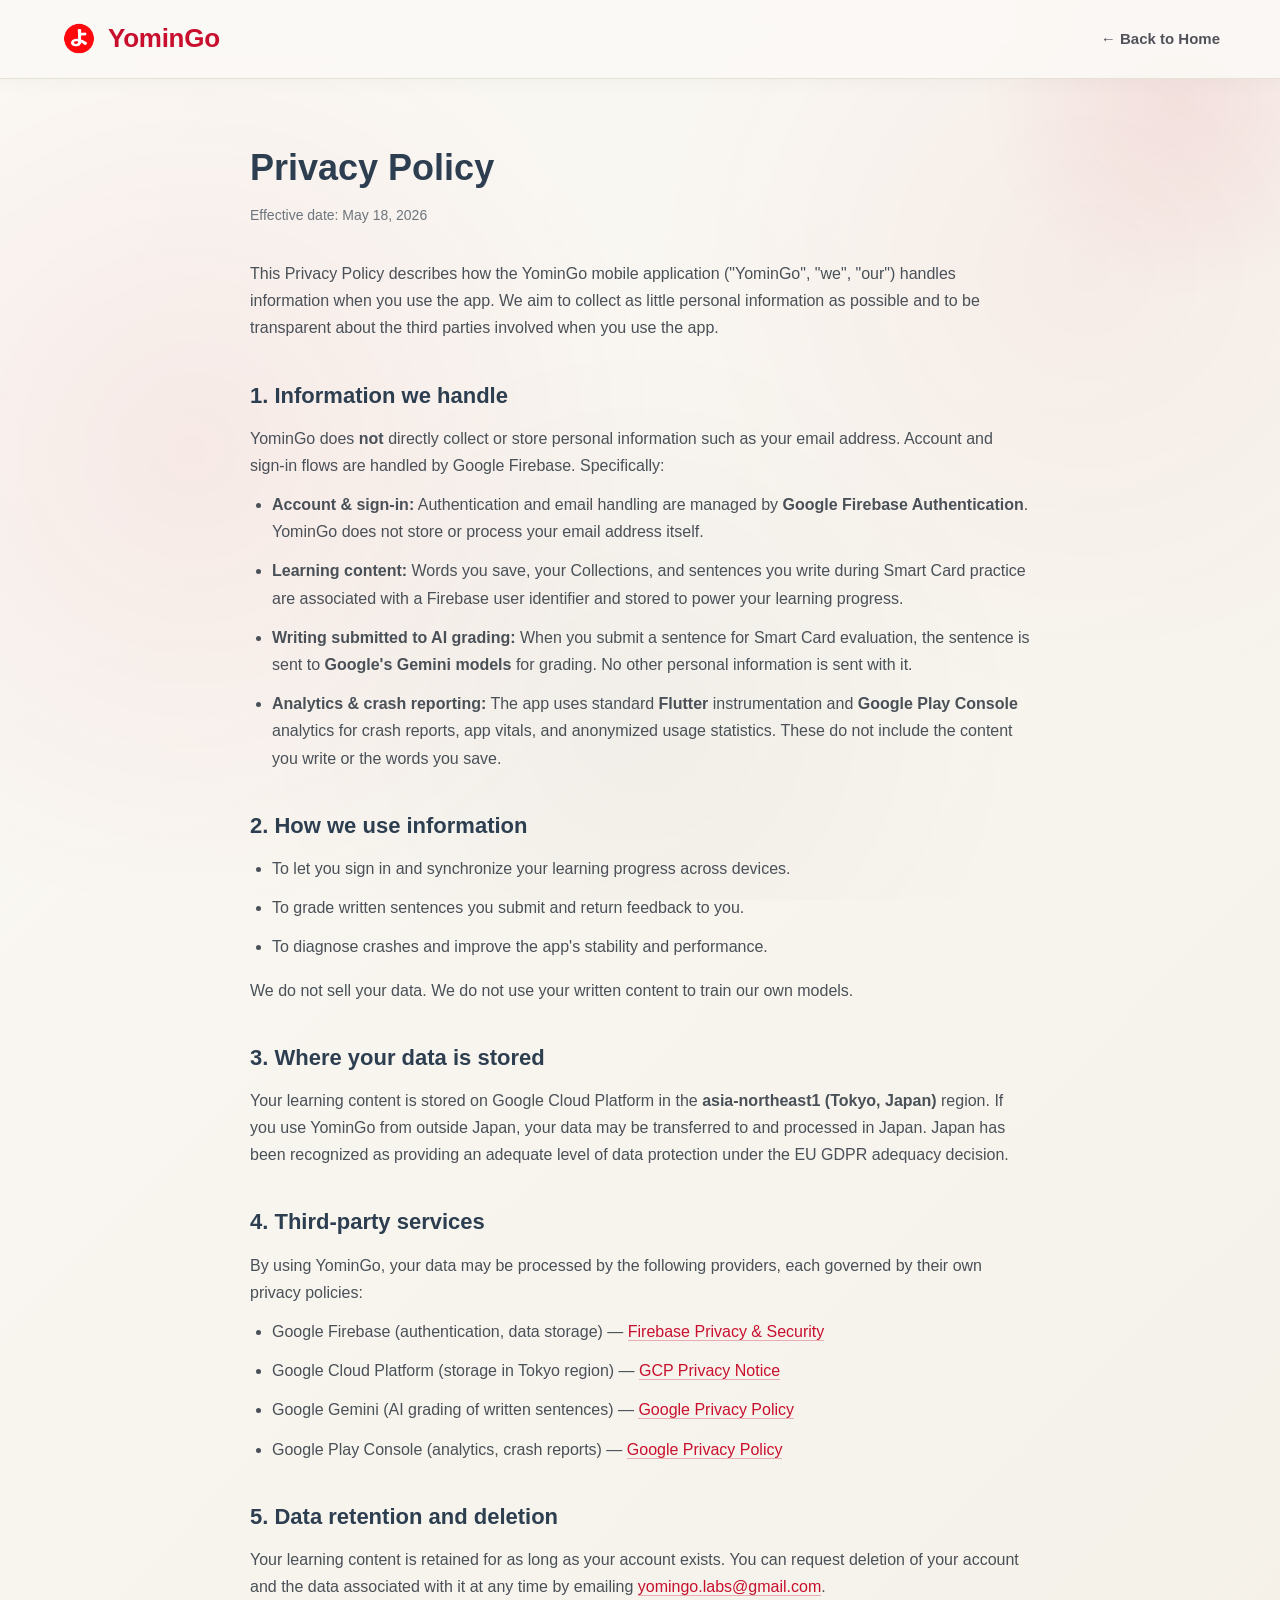
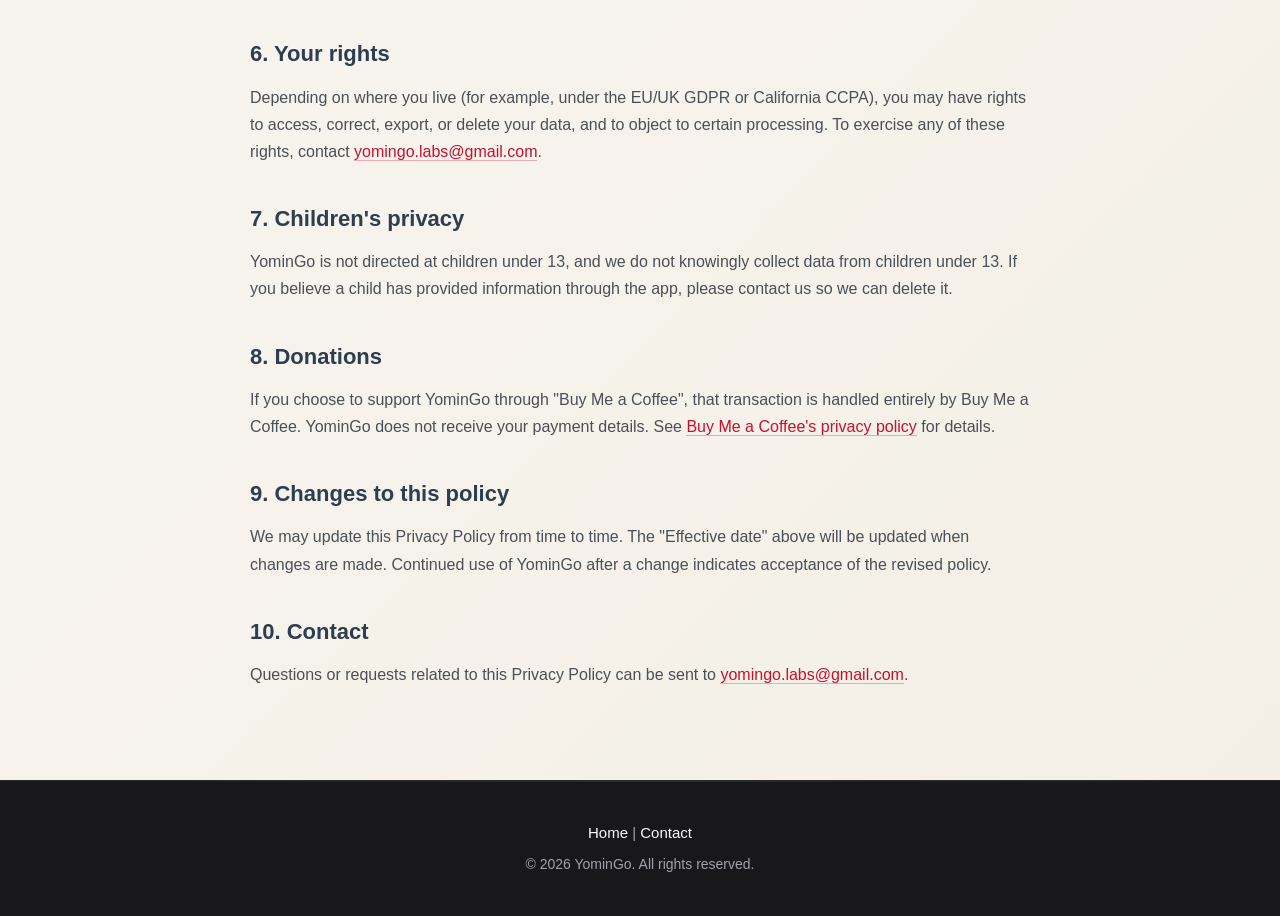
<file: privacy.html>
<!DOCTYPE html>
<html lang="en">

<head>
    <meta charset="UTF-8">
    <meta name="viewport" content="width=device-width, initial-scale=1.0">
    <title>Privacy Policy — YominGo</title>
    <link rel="stylesheet" href="styles.css">
    <style>
        .legal {
            padding: 60px 20px 80px;
            max-width: 820px;
            margin: 0 auto;
        }
        .legal h1 {
            font-size: 36px;
            margin-bottom: 8px;
            color: #2c3e50;
            font-weight: 700;
        }
        .legal .effective {
            color: #6c757d;
            font-size: 14px;
            margin-bottom: 32px;
        }
        .legal h2 {
            font-size: 22px;
            margin-top: 36px;
            margin-bottom: 12px;
            color: #2c3e50;
            font-weight: 700;
        }
        .legal p, .legal li {
            color: #495057;
            line-height: 1.7;
            font-size: 16px;
            margin-bottom: 12px;
        }
        .legal ul {
            padding-left: 22px;
            margin-bottom: 16px;
        }
        .legal a {
            color: #c8102e;
            text-decoration: none;
            border-bottom: 1px solid rgba(200, 16, 46, 0.3);
            transition: border-color 0.2s ease;
        }
        .legal a:hover {
            border-bottom-color: #c8102e;
        }
    </style>
</head>

<body>
    <!-- Header -->
    <header>
        <div class="container">
            <div class="header-content">
                <a href="index.html" class="logo" style="text-decoration: none;">
                    <img src="assets/yomingo.png" alt="YominGo" class="logo-icon">YominGo
                </a>
                <ul class="nav-links" style="align-items: center;">
                    <li><a href="index.html">← Back to Home</a></li>
                </ul>
            </div>
        </div>
    </header>

    <main class="legal">
        <h1>Privacy Policy</h1>
        <p class="effective">Effective date: May 18, 2026</p>

        <p>This Privacy Policy describes how the YominGo mobile application ("YominGo", "we", "our") handles information when you use the app. We aim to collect as little personal information as possible and to be transparent about the third parties involved when you use the app.</p>

        <h2>1. Information we handle</h2>
        <p>YominGo does <strong>not</strong> directly collect or store personal information such as your email address. Account and sign-in flows are handled by Google Firebase. Specifically:</p>
        <ul>
            <li><strong>Account &amp; sign-in:</strong> Authentication and email handling are managed by <strong>Google Firebase Authentication</strong>. YominGo does not store or process your email address itself.</li>
            <li><strong>Learning content:</strong> Words you save, your Collections, and sentences you write during Smart Card practice are associated with a Firebase user identifier and stored to power your learning progress.</li>
            <li><strong>Writing submitted to AI grading:</strong> When you submit a sentence for Smart Card evaluation, the sentence is sent to <strong>Google's Gemini models</strong> for grading. No other personal information is sent with it.</li>
            <li><strong>Analytics &amp; crash reporting:</strong> The app uses standard <strong>Flutter</strong> instrumentation and <strong>Google Play Console</strong> analytics for crash reports, app vitals, and anonymized usage statistics. These do not include the content you write or the words you save.</li>
        </ul>

        <h2>2. How we use information</h2>
        <ul>
            <li>To let you sign in and synchronize your learning progress across devices.</li>
            <li>To grade written sentences you submit and return feedback to you.</li>
            <li>To diagnose crashes and improve the app's stability and performance.</li>
        </ul>
        <p>We do not sell your data. We do not use your written content to train our own models.</p>

        <h2>3. Where your data is stored</h2>
        <p>Your learning content is stored on Google Cloud Platform in the <strong>asia-northeast1 (Tokyo, Japan)</strong> region. If you use YominGo from outside Japan, your data may be transferred to and processed in Japan. Japan has been recognized as providing an adequate level of data protection under the EU GDPR adequacy decision.</p>

        <h2>4. Third-party services</h2>
        <p>By using YominGo, your data may be processed by the following providers, each governed by their own privacy policies:</p>
        <ul>
            <li>Google Firebase (authentication, data storage) — <a href="https://firebase.google.com/support/privacy" target="_blank" rel="noopener">Firebase Privacy &amp; Security</a></li>
            <li>Google Cloud Platform (storage in Tokyo region) — <a href="https://cloud.google.com/terms/cloud-privacy-notice" target="_blank" rel="noopener">GCP Privacy Notice</a></li>
            <li>Google Gemini (AI grading of written sentences) — <a href="https://policies.google.com/privacy" target="_blank" rel="noopener">Google Privacy Policy</a></li>
            <li>Google Play Console (analytics, crash reports) — <a href="https://policies.google.com/privacy" target="_blank" rel="noopener">Google Privacy Policy</a></li>
        </ul>

        <h2>5. Data retention and deletion</h2>
        <p>Your learning content is retained for as long as your account exists. You can request deletion of your account and the data associated with it at any time by emailing <a href="mailto:yomingo.labs@gmail.com">yomingo.labs@gmail.com</a>.</p>

        <h2>6. Your rights</h2>
        <p>Depending on where you live (for example, under the EU/UK GDPR or California CCPA), you may have rights to access, correct, export, or delete your data, and to object to certain processing. To exercise any of these rights, contact <a href="mailto:yomingo.labs@gmail.com">yomingo.labs@gmail.com</a>.</p>

        <h2>7. Children's privacy</h2>
        <p>YominGo is not directed at children under 13, and we do not knowingly collect data from children under 13. If you believe a child has provided information through the app, please contact us so we can delete it.</p>

        <h2>8. Donations</h2>
        <p>If you choose to support YominGo through "Buy Me a Coffee", that transaction is handled entirely by Buy Me a Coffee. YominGo does not receive your payment details. See <a href="https://www.buymeacoffee.com/privacy-policy" target="_blank" rel="noopener">Buy Me a Coffee's privacy policy</a> for details.</p>

        <h2>9. Changes to this policy</h2>
        <p>We may update this Privacy Policy from time to time. The "Effective date" above will be updated when changes are made. Continued use of YominGo after a change indicates acceptance of the revised policy.</p>

        <h2>10. Contact</h2>
        <p>Questions or requests related to this Privacy Policy can be sent to <a href="mailto:yomingo.labs@gmail.com">yomingo.labs@gmail.com</a>.</p>
    </main>

    <!-- Footer -->
    <footer>
        <div class="container">
            <p><a href="index.html">Home</a> | <a href="mailto:yomingo.labs@gmail.com">Contact</a></p>
            <p style="margin-top: 8px; font-size: 14px;">© 2026 YominGo. All rights reserved.</p>
        </div>
    </footer>
</body>

</html>
</file>
<file: styles.css>
/* ==========================================================================
   YominGo - Theme 1: Traditional Vermilion & Sumi Ink (朱・墨)
   ========================================================================== */

:root {
    --bg-page: #FBF9F5;
    --bg-page-gradient: linear-gradient(135deg, #FBF9F5 0%, #F3EFE6 100%);
    --bg-surface: #FFFFFF;
    --bg-surface-subtle: #F5F2EA;
    --text-main: #18181B;
    --text-muted: #52525B;
    --accent-primary: #C8102E; /* Torii Vermilion Red */
    --accent-secondary: #E63946;
    --accent-soft: #FFF0F2;
    --accent-hover: #9E0A22;
    --border-subtle: #E6E1D7;
    --border-highlight: rgba(200, 16, 46, 0.25);
    --footer-bg: #18181B;
    --footer-text: #A1A1AA;
    --shadow-sm: 0 2px 6px rgba(24, 24, 27, 0.03);
    --shadow-md: 0 10px 30px -5px rgba(24, 24, 27, 0.05);
    --shadow-hover: 0 18px 45px rgba(200, 16, 46, 0.12);
}

* {
    margin: 0;
    padding: 0;
    box-sizing: border-box;
}

body {
    font-family: 'Inter', -apple-system, BlinkMacSystemFont, 'Segoe UI', Roboto, Oxygen, Ubuntu, Cantarell, sans-serif;
    line-height: 1.6;
    color: var(--text-main);
    background: var(--bg-page-gradient);
    overflow-x: hidden;
}

/* Modern Japanese Subtle Radial Accents */
body::before {
    content: '';
    position: fixed;
    top: 0;
    left: 0;
    width: 100%;
    height: 100%;
    background:
        radial-gradient(circle at 15% 50%, rgba(200, 16, 46, 0.06) 0%, transparent 40%),
        radial-gradient(circle at 85% 30%, rgba(200, 16, 46, 0.04) 0%, transparent 35%),
        radial-gradient(circle at 50% 80%, rgba(24, 24, 27, 0.03) 0%, transparent 40%);
    z-index: -1;
    pointer-events: none;
}

/* Floating orb for subtle visual elegance */
body::after {
    content: '';
    position: fixed;
    width: 400px;
    height: 400px;
    background: radial-gradient(circle, rgba(200, 16, 46, 0.07) 0%, transparent 70%);
    border-radius: 50%;
    top: -100px;
    right: -100px;
    z-index: -1;
    animation: float 8s ease-in-out infinite;
}

@keyframes float {
    0%, 100% { transform: translate(0, 0) scale(1); }
    50% { transform: translate(-30px, 30px) scale(1.08); }
}

.container {
    max-width: 1200px;
    margin: 0 auto;
    padding: 0 20px;
    position: relative;
    z-index: 1;
}

/* Header - Modern Clean Glassmorphism */
header {
    padding: 18px 0;
    background: rgba(251, 249, 245, 0.9);
    backdrop-filter: blur(20px);
    -webkit-backdrop-filter: blur(20px);
    border-bottom: 1px solid var(--border-subtle);
    position: sticky;
    top: 0;
    z-index: 100;
    box-shadow: 0 4px 20px rgba(24, 24, 27, 0.03);
}

.header-content {
    display: flex;
    justify-content: space-between;
    align-items: center;
}

.logo {
    font-size: 26px;
    font-weight: 800;
    color: var(--accent-primary);
    position: relative;
    display: flex;
    align-items: center;
    gap: 10px;
    letter-spacing: -0.01em;
}

.logo-icon {
    height: 38px;
    width: auto;
    display: block;
    object-fit: contain;
}

.nav-links {
    display: flex;
    gap: 35px;
    list-style: none;
}

/* Mobile Menu Button */
.mobile-menu-btn {
    display: none;
    flex-direction: column;
    justify-content: space-between;
    width: 30px;
    height: 24px;
    background: none;
    border: none;
    cursor: pointer;
    padding: 0;
    z-index: 101;
}

.hamburger-line {
    width: 100%;
    height: 2px;
    background: var(--text-main);
    transition: all 0.3s ease;
    transform-origin: center;
    border-radius: 2px;
}

.mobile-menu-btn:hover .hamburger-line {
    background: var(--accent-primary);
}

.mobile-menu-btn.active .hamburger-line:nth-child(1) {
    transform: rotate(45deg) translate(5px, 6px);
}

.mobile-menu-btn.active .hamburger-line:nth-child(2) {
    opacity: 0;
}

.mobile-menu-btn.active .hamburger-line:nth-child(3) {
    transform: rotate(-45deg) translate(5px, -6px);
}

.nav-links a {
    text-decoration: none;
    color: var(--text-muted);
    font-weight: 600;
    font-size: 15px;
    transition: all 0.2s ease;
    position: relative;
}

.nav-links a::after {
    content: '';
    position: absolute;
    bottom: -4px;
    left: 0;
    width: 0;
    height: 2px;
    background: var(--accent-primary);
    transition: width 0.3s ease;
}

.nav-links a:hover {
    color: var(--accent-primary);
}

.nav-links a:hover::after {
    width: 100%;
}

/* Hero Section */
.hero {
    padding: 80px 0 60px;
    text-align: center;
    position: relative;
}

.hero::before {
    content: '';
    position: absolute;
    top: 50%;
    left: 50%;
    transform: translate(-50%, -50%);
    width: 600px;
    height: 600px;
    background: radial-gradient(circle, rgba(200, 16, 46, 0.07) 0%, transparent 70%);
    border-radius: 50%;
    z-index: -1;
    animation: pulse 4s ease-in-out infinite;
}

@keyframes pulse {
    0%, 100% { transform: translate(-50%, -50%) scale(1); opacity: 0.6; }
    50% { transform: translate(-50%, -50%) scale(1.1); opacity: 0.9; }
}

.hero h1 {
    font-size: 52px;
    margin-bottom: 20px;
    color: var(--text-main);
    line-height: 1.25;
    font-weight: 800;
    letter-spacing: -0.02em;
}

.hero .highlight {
    background: linear-gradient(135deg, #C8102E 0%, #E63946 100%);
    -webkit-background-clip: text;
    -webkit-text-fill-color: transparent;
    background-clip: text;
    font-weight: 800;
    position: relative;
    display: inline-block;
}

.hero .highlight::before {
    content: '';
    position: absolute;
    bottom: -4px;
    left: 0;
    width: 100%;
    height: 3px;
    background: var(--accent-primary);
    border-radius: 2px;
    transform: scaleX(0);
    transition: transform 0.3s ease;
}

.hero:hover .highlight::before {
    transform: scaleX(1);
}

.hero p {
    font-size: 20px;
    color: var(--text-muted);
    margin-bottom: 40px;
    max-width: 700px;
    margin-left: auto;
    margin-right: auto;
    line-height: 1.6;
}

.cta-buttons {
    display: flex;
    gap: 20px;
    justify-content: center;
    flex-wrap: wrap;
    margin-bottom: 24px;
}

.store-badge {
    height: 55px;
    cursor: pointer;
    opacity: 0.95;
    transition: all 0.3s ease;
    filter: drop-shadow(0 4px 12px rgba(24, 24, 27, 0.08));
    position: relative;
}

.store-badge:hover {
    opacity: 1;
    transform: translateY(-3px);
    filter: drop-shadow(0 10px 24px rgba(200, 16, 46, 0.2));
}

.hero-trust {
    margin-top: 16px;
    font-size: 13px;
    font-weight: 700;
    letter-spacing: 0.06em;
    color: var(--text-muted);
    text-transform: uppercase;
}

/* Glass Card Base Style */
.glass-card {
    background: var(--bg-surface);
    border: 1px solid var(--border-subtle);
    border-radius: 16px;
    padding: 40px;
    transition: all 0.3s ease;
    box-shadow: var(--shadow-md);
}

.glass-card:hover {
    border-color: var(--border-highlight);
    transform: translateY(-4px);
    box-shadow: var(--shadow-hover);
}

/* Problem Section */
.problem-section {
    padding: 60px 0;
}

.problem-section h2 {
    text-align: center;
    font-size: 36px;
    margin-bottom: 50px;
    color: var(--text-main);
    font-weight: 800;
    letter-spacing: -0.01em;
}

.problem-cards {
    display: grid;
    grid-template-columns: repeat(auto-fit, minmax(300px, 1fr));
    gap: 24px;
}

.problem-card {
    background: var(--bg-surface);
    border: 1px solid var(--border-subtle);
    border-radius: 20px;
    padding: 32px;
    transition: all 0.3s ease;
    box-shadow: var(--shadow-md);
    position: relative;
    overflow: hidden;
}

.problem-card::before {
    content: '';
    position: absolute;
    top: 0;
    left: 0;
    right: 0;
    height: 3px;
    background: var(--accent-primary);
    opacity: 0;
    transition: opacity 0.3s ease;
}

.problem-card:hover {
    border-color: var(--border-highlight);
    transform: translateY(-6px);
    box-shadow: var(--shadow-hover);
}

.problem-card:hover::before {
    opacity: 1;
}

.problem-card .icon {
    width: 52px;
    height: 52px;
    margin-bottom: 16px;
    display: flex;
    align-items: center;
    justify-content: center;
    background: var(--accent-soft);
    border-radius: 14px;
    transition: all 0.3s ease;
}

.problem-card .icon svg {
    width: 26px;
    height: 26px;
    color: var(--accent-primary);
}

.problem-card:hover .icon {
    transform: scale(1.08);
}

.problem-card h3 {
    font-size: 20px;
    margin-bottom: 12px;
    color: var(--text-main);
    font-weight: 700;
}

.problem-card p {
    color: var(--text-muted);
    line-height: 1.6;
    font-size: 16px;
}

/* Features Section */
.features {
    padding: 60px 0;
}

.features h2 {
    text-align: center;
    font-size: 36px;
    margin-bottom: 50px;
    color: var(--text-main);
    font-weight: 800;
    letter-spacing: -0.01em;
}

.feature-item {
    display: grid;
    grid-template-columns: 1fr 1fr;
    gap: 60px;
    margin-bottom: 60px;
    align-items: center;
    background: var(--bg-surface);
    border: 1px solid var(--border-subtle);
    border-radius: 24px;
    padding: 40px;
    transition: all 0.3s ease;
    box-shadow: var(--shadow-md);
}

.feature-item:hover {
    border-color: var(--border-highlight);
    transform: translateY(-4px);
    box-shadow: var(--shadow-hover);
}

.smart-tagline {
    font-size: 18px !important;
    font-weight: 700;
    color: var(--accent-primary) !important;
    margin-bottom: 16px !important;
}

.smart-bullets {
    list-style: none;
    margin: 16px 0 0 0;
    padding: 0;
}

.smart-bullets li {
    position: relative;
    padding: 12px 16px 12px 48px;
    margin-bottom: 10px;
    background: var(--bg-surface-subtle);
    border: 1px solid var(--border-subtle);
    border-radius: 14px;
    color: var(--text-main);
    font-size: 16px;
    line-height: 1.6;
    font-weight: 500;
    transition: transform 0.2s ease, border-color 0.2s ease;
}

.smart-bullets li::before {
    content: '✓';
    position: absolute;
    left: 14px;
    top: 50%;
    transform: translateY(-50%);
    width: 22px;
    height: 22px;
    background: var(--accent-soft);
    border-radius: 50%;
    color: var(--accent-primary);
    font-size: 13px;
    font-weight: 800;
    display: flex;
    align-items: center;
    justify-content: center;
}

.smart-bullets li:hover {
    transform: translateX(3px);
    border-color: var(--border-highlight);
}

.feature-item:nth-child(even) .feature-content { order: 2; }
.feature-item:nth-child(even) .feature-visual { order: 1; }

.feature-content h3 {
    font-size: 28px;
    margin-bottom: 16px;
    color: var(--text-main);
    font-weight: 800;
}

.feature-content p {
    color: var(--text-muted);
    font-size: 17px;
    line-height: 1.7;
    margin-bottom: 16px;
}

.feature-visual {
    background: var(--bg-surface-subtle);
    height: 350px;
    border-radius: 16px;
    display: flex;
    align-items: center;
    justify-content: center;
    color: var(--text-muted);
    font-size: 16px;
    text-align: center;
    padding: 24px;
    border: 1px solid var(--border-subtle);
    position: relative;
    overflow: hidden;
}

/* Feature videos — phone mockups */
.feature-visual.feature-video {
    background: none;
    border: none;
    padding: 0;
    height: auto;
    display: flex;
    align-items: center;
    justify-content: center;
    overflow: visible;
}

.feature-visual.feature-video video {
    width: auto;
    max-width: 100%;
    height: auto;
    max-height: 560px;
    aspect-ratio: 720 / 1430;
    object-fit: cover;
    object-position: center 45%;
    border-radius: 28px;
    background: #000;
    display: block;
}

.feature-visual.feature-video.read video {
    box-shadow: 0 20px 50px rgba(24, 24, 27, 0.18);
}

.feature-visual.feature-video.smart video {
    box-shadow: 0 20px 50px rgba(200, 16, 46, 0.22);
}

.feature-visual.feature-video.dict video {
    box-shadow: 0 20px 50px rgba(24, 24, 27, 0.18);
}

.feature-visual.feature-video.coll video {
    box-shadow: 0 20px 50px rgba(200, 16, 46, 0.2);
}

/* How It Works Strip */
.how-it-works {
    padding: 24px 0;
}

.steps-strip {
    display: flex;
    align-items: center;
    justify-content: center;
    flex-wrap: wrap;
    gap: 12px 16px;
    background: var(--bg-surface);
    border: 1px solid var(--border-subtle);
    border-radius: 50px;
    padding: 14px 32px;
    box-shadow: var(--shadow-md);
}

.strip-label {
    font-size: 13px;
    font-weight: 800;
    text-transform: uppercase;
    letter-spacing: 0.08em;
    color: var(--accent-primary);
    margin-right: 8px;
}

.step-strip-item {
    display: flex;
    align-items: center;
    gap: 8px;
    font-size: 15px;
    font-weight: 700;
    color: var(--text-main);
}

.step-num {
    width: 24px;
    height: 24px;
    background: var(--accent-primary);
    color: #FFF;
    border-radius: 7px;
    display: flex;
    align-items: center;
    justify-content: center;
    font-size: 12px;
    font-weight: 800;
    flex-shrink: 0;
}

.step-arrow {
    color: var(--accent-primary);
    opacity: 0.4;
    font-size: 16px;
    line-height: 1;
}

/* Extra Features Grid */
.extra-features {
    padding: 40px 0 60px;
}

.extra-features-grid {
    display: grid;
    grid-template-columns: repeat(2, 1fr);
    gap: 32px;
}

.extra-feature-card {
    background: var(--bg-surface);
    border: 1px solid var(--border-subtle);
    border-radius: 24px;
    padding: 32px;
    text-align: center;
    transition: all 0.3s ease;
    box-shadow: var(--shadow-md);
}

.extra-feature-card:hover {
    border-color: var(--border-highlight);
    transform: translateY(-4px);
    box-shadow: var(--shadow-hover);
}

.extra-feature-card h3 {
    font-size: 22px;
    margin: 20px 0 12px;
    color: var(--text-main);
    font-weight: 800;
}

.extra-feature-card p {
    color: var(--text-muted);
    font-size: 16px;
    line-height: 1.6;
}

.extra-feature-video video {
    width: auto;
    max-width: 100%;
    height: auto;
    max-height: 380px;
    aspect-ratio: 720 / 1430;
    object-fit: cover;
    object-position: center 45%;
    border-radius: 28px;
    background: #000;
    display: block;
    box-shadow: 0 16px 40px rgba(24, 24, 27, 0.15);
}

/* Roadmap Section */
.roadmap {
    padding: 60px 0;
}

.roadmap h2 {
    text-align: center;
    font-size: 36px;
    margin-bottom: 16px;
    color: var(--text-main);
    font-weight: 800;
}

.roadmap-intro {
    text-align: center;
    color: var(--text-muted);
    margin-bottom: 50px;
    font-size: 18px;
    line-height: 1.6;
}

.roadmap-grid {
    display: grid;
    grid-template-columns: repeat(auto-fit, minmax(350px, 1fr));
    gap: 24px;
}

.roadmap-column {
    background: var(--bg-surface);
    border: 1px solid var(--border-subtle);
    border-radius: 20px;
    padding: 32px;
    transition: all 0.3s ease;
    box-shadow: var(--shadow-md);
}

.roadmap-column:hover {
    border-color: var(--border-highlight);
    transform: translateY(-4px);
    box-shadow: var(--shadow-hover);
}

.roadmap-column h3 {
    font-size: 24px;
    margin-bottom: 24px;
    color: var(--text-main);
    font-weight: 800;
}

.roadmap-column.live h3 { color: #16A34A; }
.roadmap-column.soon h3 { color: var(--accent-primary); }

.roadmap-list { list-style: none; }

.roadmap-list > li {
    padding: 12px 0 12px 32px;
    position: relative;
    color: var(--text-main);
    line-height: 1.5;
    font-size: 16px;
}

.roadmap-list > li:before {
    content: "✓";
    position: absolute;
    left: 0;
    color: #16A34A;
    font-weight: 800;
    font-size: 18px;
}

.roadmap-column.soon .roadmap-list > li:before {
    content: "→";
    color: var(--accent-primary);
}

.roadmap-sublist {
    list-style: none;
    margin: 8px 0 4px;
    padding-left: 4px;
}

.roadmap-sublist li {
    padding: 6px 0 6px 20px;
    position: relative;
    color: var(--text-muted);
    line-height: 1.5;
    font-size: 15px;
}

.roadmap-sublist li:before {
    content: "•";
    position: absolute;
    left: 4px;
    top: 4px;
    color: var(--accent-primary);
    opacity: 0.6;
    font-size: 18px;
    line-height: 1;
}

.dict-note {
    font-size: 0.8em;
    color: var(--text-muted);
    font-weight: 400;
    margin-left: 4px;
}

/* Support Section */
.support {
    background: var(--bg-surface);
    border: 1px solid var(--border-subtle);
    border-radius: 24px;
    padding: 50px 40px;
    text-align: center;
    margin: 60px 0;
    box-shadow: var(--shadow-md);
    transition: all 0.3s ease;
    position: relative;
    overflow: hidden;
}

.support::before {
    content: '';
    position: absolute;
    top: 0;
    left: 0;
    right: 0;
    height: 4px;
    background: var(--accent-primary);
}

.support:hover {
    transform: translateY(-4px);
    box-shadow: var(--shadow-hover);
}

.support h2 {
    font-size: 32px;
    margin-bottom: 16px;
    color: var(--text-main);
    font-weight: 800;
}

.support p {
    font-size: 18px;
    margin-bottom: 32px;
    color: var(--text-muted);
    line-height: 1.6;
}

/* Footer - Sumi Dark */
footer {
    background: var(--footer-bg);
    color: var(--footer-text);
    padding: 40px 0;
    text-align: center;
    border-top: 1px solid rgba(255, 255, 255, 0.08);
    position: relative;
}

footer::before {
    content: '';
    position: absolute;
    top: 0;
    left: 0;
    right: 0;
    height: 1px;
    background: linear-gradient(90deg, transparent, rgba(200, 16, 46, 0.4), transparent);
}

footer p {
    color: var(--footer-text);
    line-height: 1.6;
    font-size: 15px;
}

footer a {
    color: #FAFAFA;
    text-decoration: none;
    transition: all 0.3s ease;
    position: relative;
}

footer a::after {
    content: '';
    position: absolute;
    bottom: -2px;
    left: 0;
    width: 0;
    height: 1px;
    background: var(--accent-primary);
    transition: width 0.3s ease;
}

footer a:hover {
    color: var(--accent-primary);
}

footer a:hover::after {
    width: 100%;
}

/* Mobile Responsiveness */
@media (max-width: 768px) {
    .hero h1 { font-size: 36px; }
    .hero p { font-size: 17px; }

    .feature-item {
        grid-template-columns: 1fr;
        gap: 32px;
        padding: 24px;
    }

    .feature-item:nth-child(even) .feature-content,
    .feature-item:nth-child(even) .feature-visual { order: 0; }

    .feature-visual.feature-video video {
        max-height: 70vh;
        max-width: 280px;
    }

    .mobile-menu-btn { display: flex; }

    .nav-links {
        display: none;
        position: fixed;
        top: 0;
        left: 0;
        width: 100%;
        height: 100vh;
        background: rgba(251, 249, 245, 0.96);
        backdrop-filter: blur(25px);
        -webkit-backdrop-filter: blur(25px);
        flex-direction: column;
        justify-content: center;
        align-items: center;
        gap: 30px;
        padding: 80px 20px;
        z-index: 100;
        opacity: 0;
        visibility: hidden;
        transition: all 0.3s ease;
    }

    .nav-links.active {
        display: flex;
        opacity: 1;
        visibility: visible;
    }

    .nav-links li {
        opacity: 0;
        transform: translateY(20px);
        transition: all 0.3s ease;
    }

    .nav-links.active li {
        opacity: 1;
        transform: translateY(0);
    }

    .nav-links a {
        font-size: 24px;
        color: var(--text-main);
        font-weight: 700;
    }

    .nav-links a:hover {
        color: var(--accent-primary);
    }

    .lang-icons {
        margin-left: 0 !important;
        margin-top: 20px;
    }

    .lang-icons img {
        width: 32px;
        height: 24px;
    }

    .problem-section h2,
    .features h2,
    .roadmap h2 { font-size: 28px; }

    .extra-features-grid { grid-template-columns: 1fr; }

    .extra-feature-video video {
        max-height: 70vh;
        max-width: 280px;
    }
}
</file>
